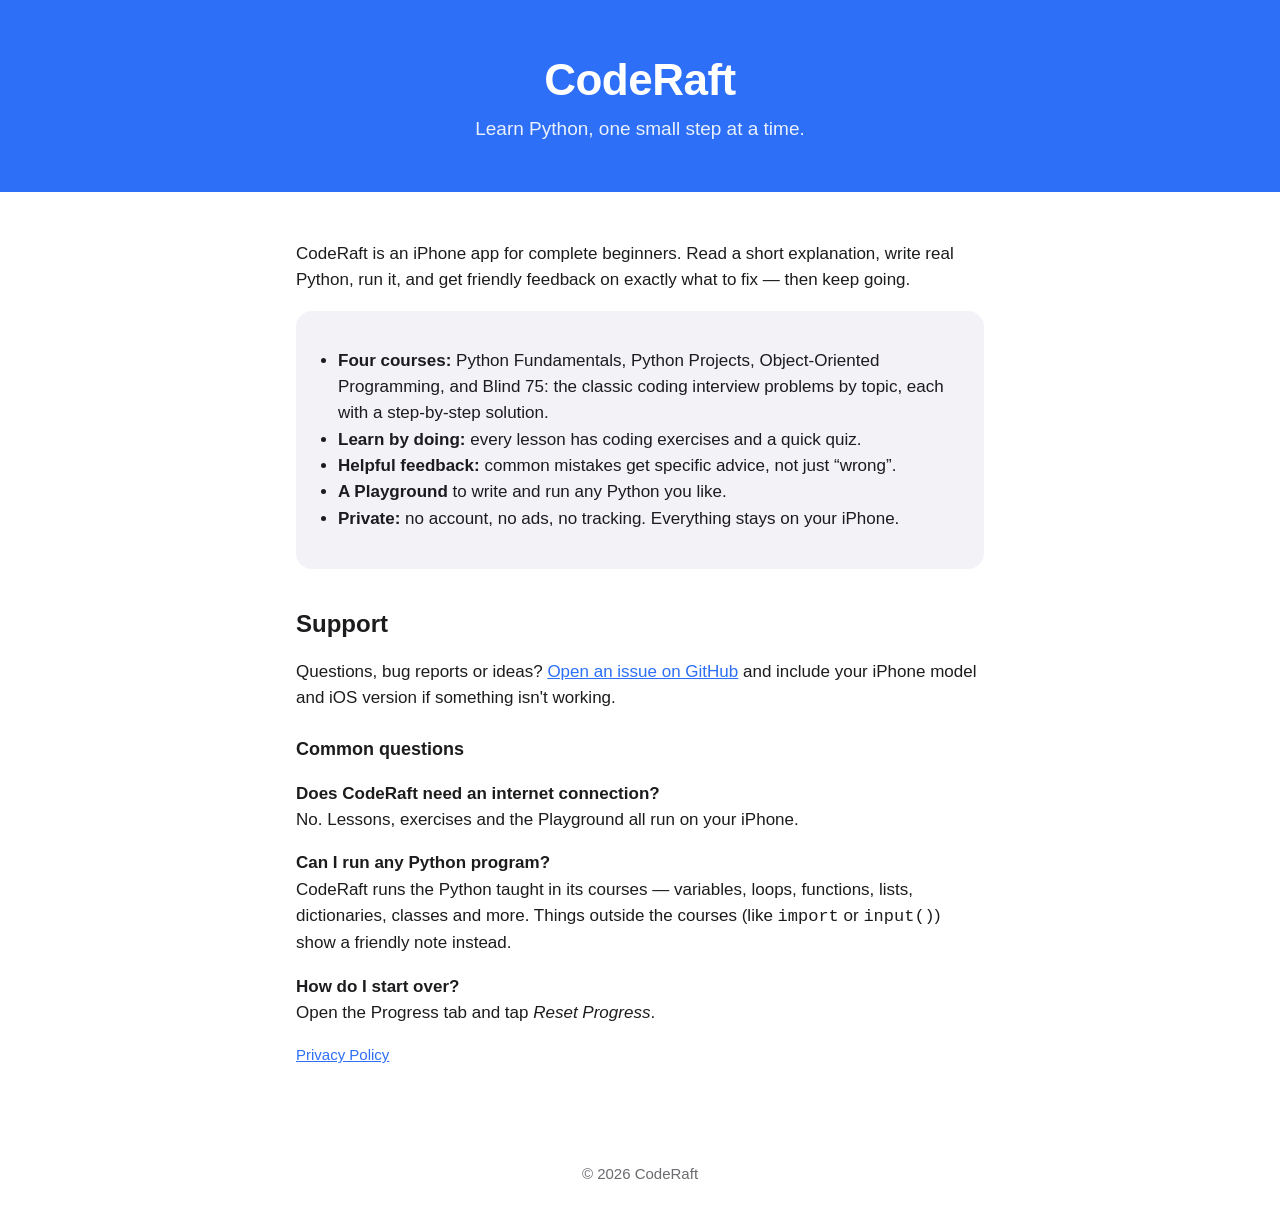
<file: index.html>
<!doctype html>
<html lang="en">
<head>
  <meta charset="utf-8">
  <meta name="viewport" content="width=device-width, initial-scale=1">
  <title>CodeRaft – Learn Python</title>
  <meta name="description" content="CodeRaft teaches beginner Python on your iPhone: short lessons, real code, instant feedback.">
  <link rel="stylesheet" href="style.css">
</head>
<body>
  <header>
    <h1>CodeRaft</h1>
    <p>Learn Python, one small step at a time.</p>
  </header>
  <main>
    <p>CodeRaft is an iPhone app for complete beginners. Read a short explanation, write real Python,
       run it, and get friendly feedback on exactly what to fix — then keep going.</p>

    <div class="card">
      <ul>
        <li><strong>Four courses:</strong> Python Fundamentals, Python Projects, Object-Oriented Programming, and Blind 75: the classic coding interview problems by topic, each with a step-by-step solution.</li>
        <li><strong>Learn by doing:</strong> every lesson has coding exercises and a quick quiz.</li>
        <li><strong>Helpful feedback:</strong> common mistakes get specific advice, not just “wrong”.</li>
        <li><strong>A Playground</strong> to write and run any Python you like.</li>
        <li><strong>Private:</strong> no account, no ads, no tracking. Everything stays on your iPhone.</li>
      </ul>
    </div>

    <h2 id="support">Support</h2>
    <p>Questions, bug reports or ideas? <a href="https://github.com/mrafays26/coderaft-site/issues">Open an issue on GitHub</a>
       and include your iPhone model and iOS version if something isn't working.</p>

    <h3>Common questions</h3>
    <p><strong>Does CodeRaft need an internet connection?</strong><br>
       No. Lessons, exercises and the Playground all run on your iPhone.</p>
    <p><strong>Can I run any Python program?</strong><br>
       CodeRaft runs the Python taught in its courses — variables, loops, functions, lists, dictionaries,
       classes and more. Things outside the courses (like <code>import</code> or <code>input()</code>)
       show a friendly note instead.</p>
    <p><strong>How do I start over?</strong><br>
       Open the Progress tab and tap <em>Reset Progress</em>.</p>

    <p class="muted"><a href="privacy.html">Privacy Policy</a></p>
  </main>
  <footer>© 2026 CodeRaft</footer>
</body>
</html>
</file>
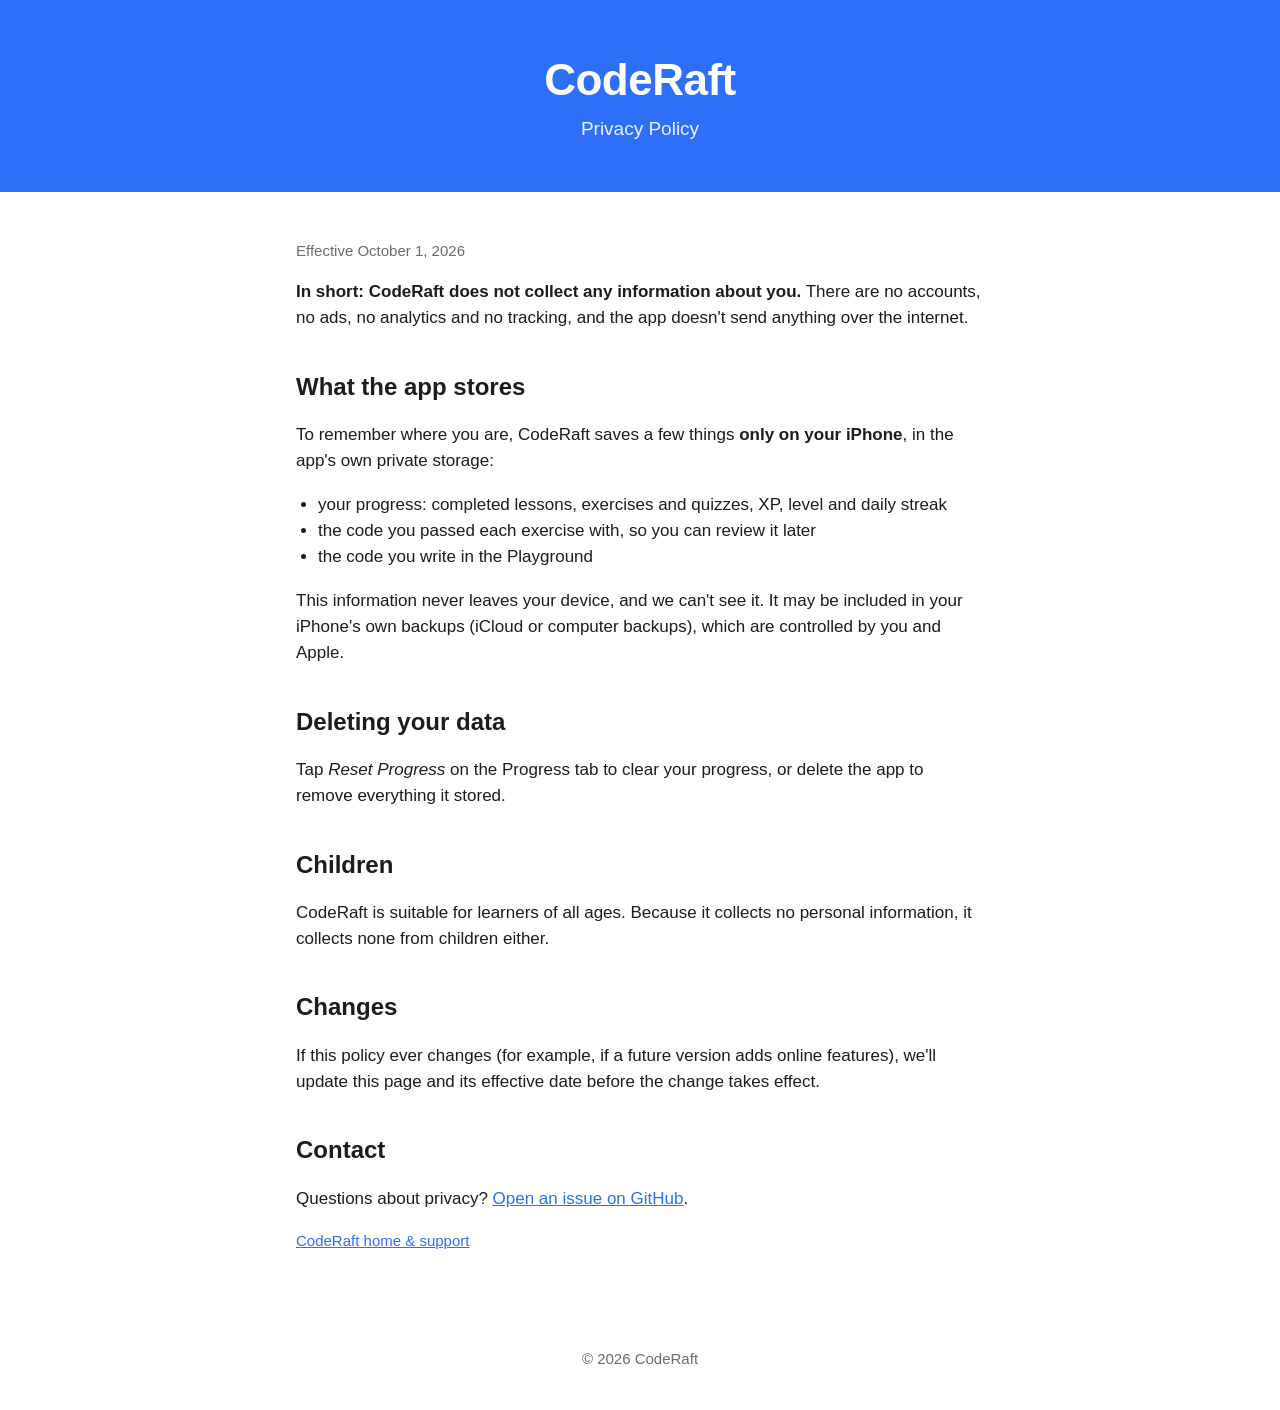
<file: privacy.html>
<!doctype html>
<html lang="en">
<head>
  <meta charset="utf-8">
  <meta name="viewport" content="width=device-width, initial-scale=1">
  <title>CodeRaft – Privacy Policy</title>
  <link rel="stylesheet" href="style.css">
</head>
<body>
  <header>
    <h1>CodeRaft</h1>
    <p>Privacy Policy</p>
  </header>
  <main>
    <p class="muted">Effective October 1, 2026</p>

    <p><strong>In short: CodeRaft does not collect any information about you.</strong>
       There are no accounts, no ads, no analytics and no tracking, and the app doesn't send
       anything over the internet.</p>

    <h2>What the app stores</h2>
    <p>To remember where you are, CodeRaft saves a few things <strong>only on your iPhone</strong>,
       in the app's own private storage:</p>
    <ul>
      <li>your progress: completed lessons, exercises and quizzes, XP, level and daily streak</li>
      <li>the code you passed each exercise with, so you can review it later</li>
      <li>the code you write in the Playground</li>
    </ul>
    <p>This information never leaves your device, and we can't see it. It may be included in your
       iPhone's own backups (iCloud or computer backups), which are controlled by you and Apple.</p>

    <h2>Deleting your data</h2>
    <p>Tap <em>Reset Progress</em> on the Progress tab to clear your progress, or delete the app to
       remove everything it stored.</p>

    <h2>Children</h2>
    <p>CodeRaft is suitable for learners of all ages. Because it collects no personal information,
       it collects none from children either.</p>

    <h2>Changes</h2>
    <p>If this policy ever changes (for example, if a future version adds online features), we'll
       update this page and its effective date before the change takes effect.</p>

    <h2>Contact</h2>
    <p>Questions about privacy? <a href="https://github.com/mrafays26/coderaft-site/issues">Open an issue on GitHub</a>.</p>

    <p class="muted"><a href="index.html">CodeRaft home &amp; support</a></p>
  </main>
  <footer>© 2026 CodeRaft</footer>
</body>
</html>
</file>
<file: style.css>
:root {
  --blue: #2D6FF6;
  --text: #1c1c1e;
  --muted: #6b6b70;
  --bg: #ffffff;
  --card: #f2f2f7;
}
@media (prefers-color-scheme: dark) {
  :root { --text: #f2f2f7; --muted: #a1a1a6; --bg: #000000; --card: #1c1c1e; }
}
* { box-sizing: border-box; }
body {
  margin: 0;
  font: 17px/1.55 -apple-system, BlinkMacSystemFont, "SF Pro Text", "Segoe UI", Roboto, sans-serif;
  color: var(--text);
  background: var(--bg);
}
header {
  background: var(--blue);
  color: #fff;
  text-align: center;
  padding: 56px 16px 48px;
}
header h1 {
  margin: 0;
  font: 800 44px/1.1 ui-rounded, "SF Pro Rounded", -apple-system, sans-serif;
  letter-spacing: -0.5px;
}
header p { margin: 10px 0 0; font-size: 19px; opacity: 0.9; }
main { max-width: 720px; margin: 0 auto; padding: 32px 16px 56px; }
h2 { font-size: 24px; margin: 36px 0 8px; }
h3 { font-size: 18px; margin: 24px 0 4px; }
.card { background: var(--card); border-radius: 16px; padding: 20px; margin: 16px 0; }
a { color: var(--blue); }
.muted { color: var(--muted); font-size: 15px; }
footer { text-align: center; padding: 24px 16px 40px; color: var(--muted); font-size: 15px; }
ul { padding-left: 22px; }
</file>
